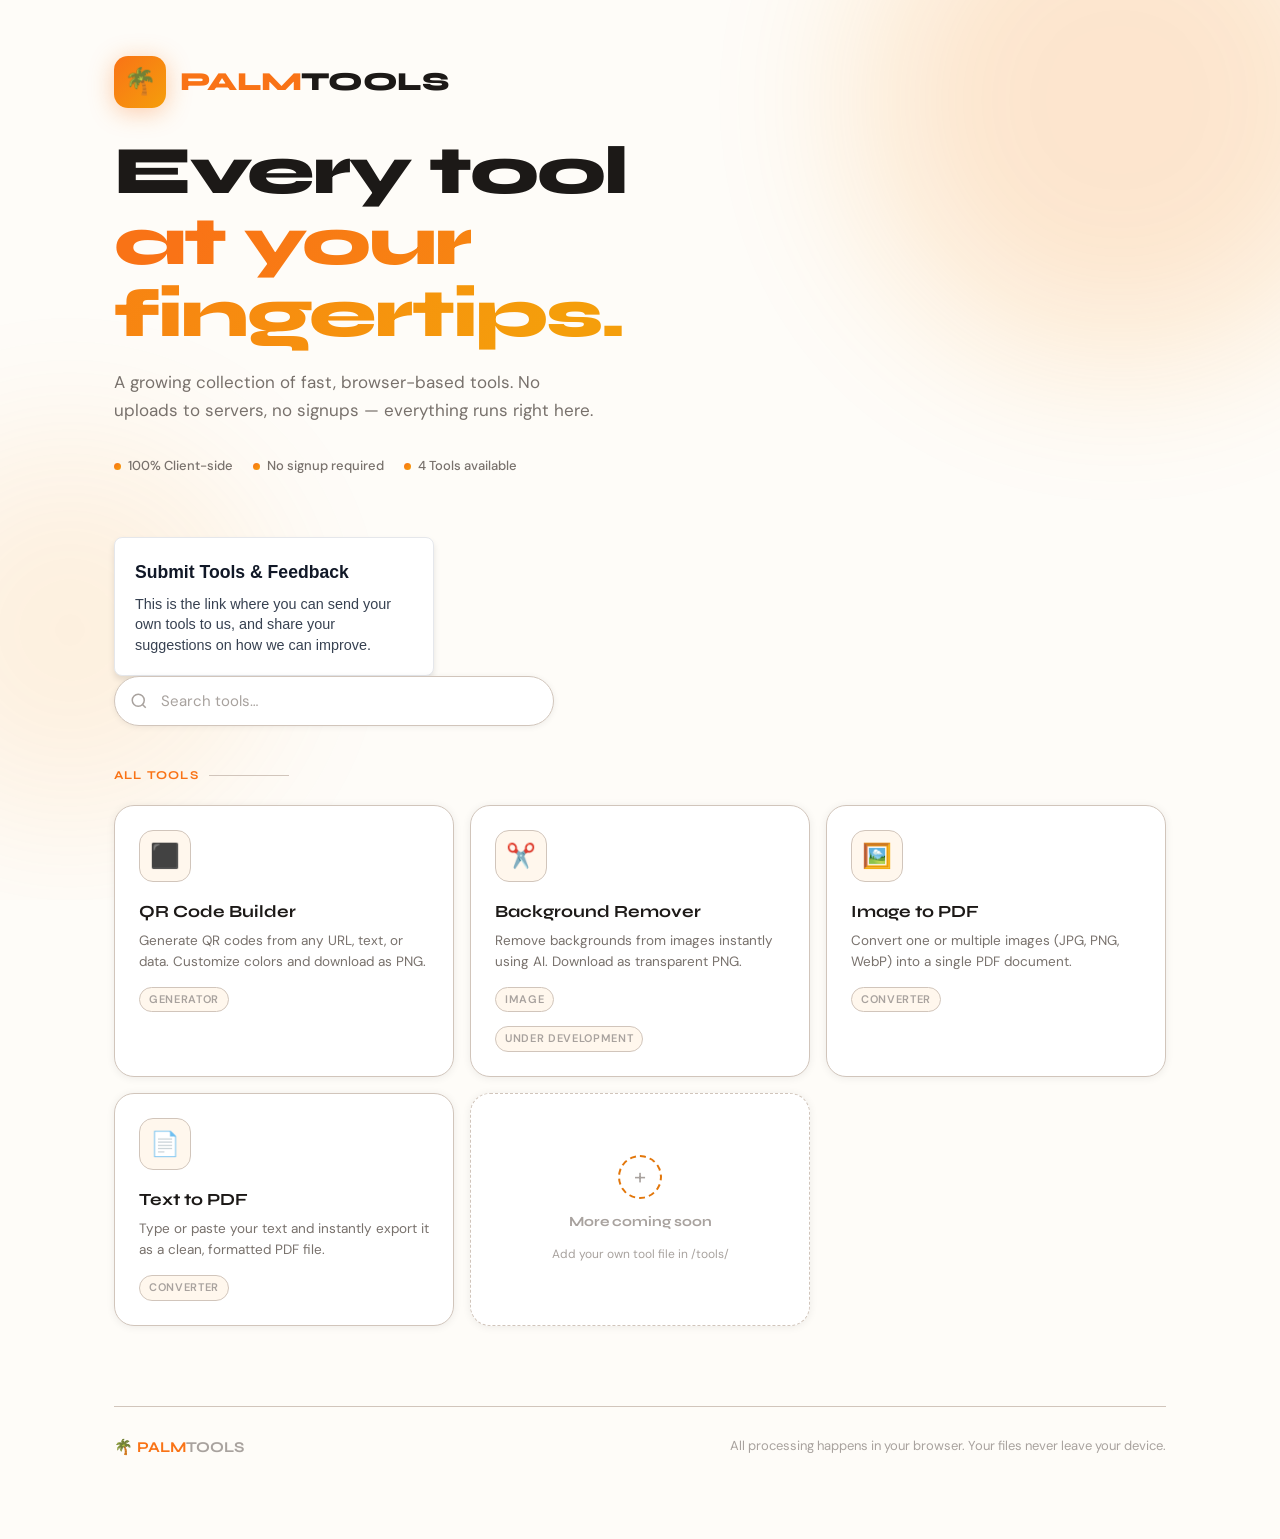
<file: index.html>
<!DOCTYPE html>
<html lang="en">
<head>
<script async src="https://pagead2.googlesyndication.com/pagead/js/adsbygoogle.js?client=ca-pub-4820367401584715"
     crossorigin="anonymous"></script>
  
  <meta charset="UTF-8" />
  <meta name="viewport" content="width=device-width, initial-scale=1.0" />
  <title>PALMTOOLS — Every tool you need</title>
  <link rel="stylesheet" href="shared.css" />
  <style>
    /* ===== HUB-SPECIFIC STYLES ===== */
    .hub-bg {
      position: fixed;
      inset: 0;
      pointer-events: none;
      overflow: hidden;
      z-index: 0;
    }
    .hub-bg-orb {
      position: absolute;
      border-radius: 50%;
      filter: blur(80px);
      opacity: 0.18;
    }
    .hub-bg-orb-1 {
      width: 520px; height: 520px;
      top: -160px; right: -100px;
      background: radial-gradient(circle, #F97316, #F59E0B);
    }
    .hub-bg-orb-2 {
      width: 380px; height: 380px;
      bottom: 80px; left: -120px;
      background: radial-gradient(circle, #F59E0B, #F97316);
      opacity: 0.1;
    }
    @media (prefers-color-scheme: dark) {
      .hub-bg-orb-1 { opacity: 0.12; }
      .hub-bg-orb-2 { opacity: 0.07; }
    }

    .hub-wrap {
      max-width: 1100px;
      margin: 0 auto;
      padding: 0 24px 80px;
      position: relative;
      z-index: 1;
    }

    /* ===== HEADER / HERO ===== */
    .hub-header {
      padding: 56px 0 60px;
      display: flex;
      flex-direction: column;
      align-items: flex-start;
    }
    .logo-row {
      display: flex;
      align-items: center;
      gap: 14px;
      margin-bottom: 28px;
    }
    .logo-icon {
      width: 52px; height: 52px;
      background: linear-gradient(135deg, var(--orange), var(--amber));
      border-radius: 14px;
      display: flex;
      align-items: center;
      justify-content: center;
      font-size: 26px;
      box-shadow: 0 4px 24px rgba(249,115,22,0.35);
      flex-shrink: 0;
    }
    .logo-text {
      font-family: 'Syne', sans-serif;
      font-size: 26px;
      font-weight: 800;
      color: var(--text);
      letter-spacing: -0.02em;
    }
    .logo-text .palm { color: var(--orange); }

    .hero-headline {
      font-family: 'Syne', sans-serif;
      font-size: clamp(38px, 7vw, 68px);
      font-weight: 800;
      color: var(--text);
      line-height: 1.05;
      letter-spacing: -0.03em;
      margin-bottom: 18px;
      max-width: 700px;
    }
    .hero-headline .line2 {
      background: linear-gradient(120deg, var(--orange) 10%, var(--amber) 90%);
      -webkit-background-clip: text;
      -webkit-text-fill-color: transparent;
      background-clip: text;
    }
    .hero-sub {
      font-size: 17px;
      color: var(--text-muted);
      max-width: 480px;
      line-height: 1.65;
      margin-bottom: 32px;
    }
    .hero-meta {
      display: flex;
      align-items: center;
      gap: 20px;
      flex-wrap: wrap;
    }
    .meta-pill {
      display: flex;
      align-items: center;
      gap: 7px;
      font-size: 13px;
      font-weight: 500;
      color: var(--text-muted);
    }
    .meta-pill-dot {
      width: 7px; height: 7px;
      background: linear-gradient(135deg, var(--orange), var(--amber));
      border-radius: 50%;
    }

    /* ===== SEARCH ===== */
    .search-wrap {
      margin-bottom: 40px;
      position: relative;
      max-width: 440px;
    }
    .search-icon {
      position: absolute;
      left: 16px;
      top: 50%;
      transform: translateY(-50%);
      color: var(--text-faint);
      pointer-events: none;
    }
    .search-input {
      width: 100%;
      padding: 14px 16px 14px 46px;
      background: var(--surface);
      border: 1.5px solid var(--border-subtle);
      border-radius: 50px;
      font-family: 'DM Sans', sans-serif;
      font-size: 15px;
      color: var(--text);
      outline: none;
      transition: border-color 0.2s, box-shadow 0.2s;
      box-shadow: 0 1px 6px rgba(0,0,0,0.07);
    }
    .search-input:focus {
      border-color: var(--orange);
      box-shadow: 0 0 0 3px var(--orange-glow);
    }
    .search-input::placeholder { color: var(--text-faint); }

    /* ===== SECTION ===== */
    .section-label {
      font-family: 'Syne', sans-serif;
      font-size: 12px;
      font-weight: 700;
      letter-spacing: 0.1em;
      text-transform: uppercase;
      color: var(--orange);
      margin-bottom: 20px;
      display: flex;
      align-items: center;
      gap: 10px;
    }
    .section-label::after {
      content: '';
      flex: 1;
      height: 1px;
      background: var(--border-subtle);
      max-width: 80px;
    }

    /* ===== TOOLS GRID ===== */
    .tools-grid {
      display: grid;
      grid-template-columns: repeat(auto-fill, minmax(260px, 1fr));
      gap: 16px;
    }
    .tool-card {
      background: var(--surface);
      border: 1.5px solid var(--border-subtle);
      border-radius: 20px;
      padding: 24px;
      cursor: pointer;
      text-decoration: none;
      color: inherit;
      display: flex;
      flex-direction: column;
      gap: 0;
      transition: all 0.25s cubic-bezier(0.23, 1, 0.32, 1);
      box-shadow: 0 1px 8px rgba(0,0,0,0.07);
      position: relative;
      overflow: hidden;
    }
    .tool-card::before {
      content: '';
      position: absolute;
      inset: 0;
      background: linear-gradient(135deg, var(--orange-glow), var(--amber-glow));
      opacity: 0;
      transition: opacity 0.25s;
    }
    .tool-card:hover {
      border-color: var(--orange);
      transform: translateY(-4px);
      box-shadow: var(--shadow-hover);
    }
    .tool-card:hover::before { opacity: 1; }
    .tool-card:active { transform: translateY(-1px); }

    .tool-card-icon {
      width: 52px; height: 52px;
      border-radius: 14px;
      background: var(--bg-2);
      border: 1.5px solid var(--border-subtle);
      display: flex;
      align-items: center;
      justify-content: center;
      font-size: 24px;
      margin-bottom: 16px;
      position: relative;
      transition: all 0.25s;
    }    .tool-card:hover .tool-card-icon {
      background: linear-gradient(135deg, var(--orange), var(--amber));
      border-color: transparent;
      box-shadow: 0 4px 16px rgba(249,115,22,0.35);
    }
    .tool-card-name {
      font-family: 'Syne', sans-serif;
      font-size: 17px;
      font-weight: 700;
      color: var(--text);
      margin-bottom: 6px;
      position: relative;
    }
    .tool-card-desc {
      font-size: 13.5px;
      color: var(--text-muted);
      line-height: 1.55;
      position: relative;
    }
    .tool-card-arrow {
      position: absolute;
      top: 24px; right: 22px;
      color: var(--text-faint);
      opacity: 0;
      transform: translate(-4px, 4px);
      transition: all 0.25s;
    }
    .tool-card:hover .tool-card-arrow {
      opacity: 1;
      transform: translate(0, 0);
      color: var(--orange);
    }
    .tool-card-tag {
      display: inline-flex;
      align-items: center;
      padding: 3px 9px;
      background: var(--bg-2);
      border-radius: 50px;
      font-size: 11px;
      font-weight: 600;
      color: var(--text-faint);
      text-transform: uppercase;
      letter-spacing: 0.06em;
      margin-top: 14px;
      width: fit-content;
      border: 1px solid var(--border-subtle);
      position: relative;
      transition: all 0.25s;
    }
    .tool-card:hover .tool-card-tag {
      background: var(--orange-glow);
      color: var(--orange);
      border-color: rgba(249,115,22,0.25);
    }

    /* Placeholder card (add more) */
    .tool-card-placeholder {
      border-style: dashed;
      cursor: default;
      display: flex;
      flex-direction: column;
      align-items: center;
      justify-content: center;
      text-align: center;
      min-height: 180px;
      gap: 12px;
    }
    .tool-card-placeholder:hover {
      transform: none;
      border-color: var(--border);
      box-shadow: var(--shadow);
    }
    .tool-card-placeholder::before { display: none; }
    .placeholder-plus {
      width: 44px; height: 44px;
      border-radius: 50%;
      border: 2px dashed var(--border);
      display: flex;
      align-items: center;
      justify-content: center;
      font-size: 22px;
      color: var(--text-faint);
    }
    .placeholder-text {
      font-family: 'Syne', sans-serif;
      font-size: 14px;
      font-weight: 700;
      color: var(--text-faint);
    }
    .placeholder-sub {
      font-size: 12px;
      color: var(--text-faint);
    }

    /* ===== FOOTER ===== */
    .hub-footer {
      margin-top: 80px;
      padding-top: 28px;
      border-top: 1px solid var(--border-subtle);
      display: flex;
      align-items: center;
      justify-content: space-between;
      flex-wrap: wrap;
      gap: 12px;
    }
    .footer-brand {
      font-family: 'Syne', sans-serif;
      font-size: 15px;
      font-weight: 700;
      color: var(--text-faint);
    }
    .footer-brand .accent { color: var(--orange); }
    .footer-note {
      font-size: 13px;
      color: var(--text-faint);
    }

    /* ===== HIDDEN (search filter) ===== */
    .tool-card.hidden { display: none; }

    /* ===== RESPONSIVE ===== */
    @media (max-width: 600px) {
      .hub-header { padding: 36px 0 40px; }
      .hero-headline { font-size: 36px; }
      .tools-grid { grid-template-columns: 1fr 1fr; }
    }
    @media (max-width: 380px) {
      .tools-grid { grid-template-columns: 1fr; }
    }
       
  .tool-submission-box {
    display: block;
    width: 320px;
    padding: 20px;
    background-color: #ffffff;
    border: 1px solid #e5e7eb;
    border-radius: 8px;
    box-shadow: 0 4px 6px rgba(0, 0, 0, 0.1);
    font-family: sans-serif;
    text-decoration: none;
    color: #374151;
    transition: transform 0.2s ease, box-shadow 0.2s ease;
  }
  
  .tool-submission-box:hover {
    transform: translateY(-3px);
    box-shadow: 0 8px 15px rgba(0, 0, 0, 0.15);
    border-color: #d1d5db;
  }

  .tool-submission-box strong {
    display: block;
    font-size: 1.1rem;
    color: #111827;
    margin-bottom: 8px;
  }

  .tool-submission-box p {
    margin: 0;
    font-size: 0.9rem;
    line-height: 1.4;
  }
</style>



</head>
<body>
     

  <div class="hub-bg">
    <div class="hub-bg-orb hub-bg-orb-1"></div>
    <div class="hub-bg-orb hub-bg-orb-2"></div>
  </div>

  <div class="hub-wrap">
    <!-- Header -->
    <header class="hub-header">
      <div class="logo-row">
        <div class="logo-icon">🌴</div>
        <div class="logo-text"><span class="palm">PALM</span>TOOLS</div>
      </div>

      <h1 class="hero-headline">
        Every tool<br/>
        <span class="line2">at your fingertips.</span>
      </h1>

      <p class="hero-sub">
        A growing collection of fast, browser-based tools. No uploads to servers, no signups — everything runs right here.
      </p>

      <div class="hero-meta">
        <div class="meta-pill">
          <div class="meta-pill-dot"></div>
          100% Client-side
        </div>
        <div class="meta-pill">
          <div class="meta-pill-dot"></div>
          No signup required
        </div>
        <div class="meta-pill">
          <div class="meta-pill-dot"></div>
          4 Tools available
        </div>
      </div>
    </header>

       <a href="msg-us.html" class="tool-submission-box">
  <strong>Submit Tools & Feedback</strong>
  <p>This is the link where you can send your own tools to us, and share your suggestions on how we can improve.</p>
       </a>

    <!-- Search -->
    <div class="search-wrap">
      <svg class="search-icon" xmlns="http://www.w3.org/2000/svg" width="18" height="18" fill="none" viewBox="0 0 24 24" stroke="currentColor" stroke-width="2">
        <circle cx="11" cy="11" r="8"/><path d="m21 21-4.35-4.35"/>
      </svg>
      <input class="search-input" type="search" id="searchInput" placeholder="Search tools…" oninput="filterTools(this.value)" />
    </div>

    <!-- Tools -->
    <div class="section-label">All Tools</div>
    <div class="tools-grid" id="toolsGrid">

      <a class="tool-card" href="tools/qr-builder.html" data-name="qr code builder generator qr" data-tag="generator">
        <svg class="tool-card-arrow" xmlns="http://www.w3.org/2000/svg" width="18" height="18" fill="none" viewBox="0 0 24 24" stroke="currentColor" stroke-width="2.5"><path d="M7 17 17 7M7 7h10v10"/></svg>
        <div class="tool-card-icon">⬛</div>
        <div class="tool-card-name">QR Code Builder</div>
        <div class="tool-card-desc">Generate QR codes from any URL, text, or data. Customize colors and download as PNG.</div>
        <div class="tool-card-tag">Generator</div>
      </a>

      <a class="tool-card"  data-name="background remover remove bg image" data-tag="image">
        <svg class="tool-card-arrow" xmlns="http://www.w3.org/2000/svg" width="18" height="18" fill="none" viewBox="0 0 24 24" stroke="currentColor" stroke-width="2.5"><path d="M7 17 17 7M7 7h10v10"/></svg>
        <div class="tool-card-icon">✂️</div>
        <div class="tool-card-name">Background Remover</div>
        <div class="tool-card-desc">Remove backgrounds from images instantly using AI. Download as transparent PNG.</div>
        <div class="tool-card-tag">Image</div>
        <div class="tool-card-tag">UNDER DEVELOPMENT</div>
      </a>

      <a class="tool-card" href="tools/image-to-pdf.html" data-name="image to pdf convert jpg png" data-tag="converter">
        <svg class="tool-card-arrow" xmlns="http://www.w3.org/2000/svg" width="18" height="18" fill="none" viewBox="0 0 24 24" stroke="currentColor" stroke-width="2.5"><path d="M7 17 17 7M7 7h10v10"/></svg>
        <div class="tool-card-icon">🖼️</div>
        <div class="tool-card-name">Image to PDF</div>
        <div class="tool-card-desc">Convert one or multiple images (JPG, PNG, WebP) into a single PDF document.</div>
        <div class="tool-card-tag">Converter</div>
      </a>

      <a class="tool-card" href="tools/text-to-pdf.html" data-name="text to pdf convert write document" data-tag="converter">
        <svg class="tool-card-arrow" xmlns="http://www.w3.org/2000/svg" width="18" height="18" fill="none" viewBox="0 0 24 24" stroke="currentColor" stroke-width="2.5"><path d="M7 17 17 7M7 7h10v10"/></svg>
        <div class="tool-card-icon">📄</div>
        <div class="tool-card-name">Text to PDF</div>
        <div class="tool-card-desc">Type or paste your text and instantly export it as a clean, formatted PDF file.</div>
        <div class="tool-card-tag">Converter</div>
      </a>

      <!-- Placeholder for future tools -->
      <div class="tool-card tool-card-placeholder">
        <div class="placeholder-plus">+</div>
        <div class="placeholder-text">More coming soon</div>
        <div class="placeholder-sub">Add your own tool file in /tools/</div>
      </div>

    </div>

    <!-- Footer -->
    <footer class="hub-footer">
      <div class="footer-brand">🌴 <span class="accent">PALM</span>TOOLS</div>
      <div class="footer-note">All processing happens in your browser. Your files never leave your device.</div>
    </footer>
  </div>

  <script>
    function filterTools(query) {
      const q = query.toLowerCase().trim();
      document.querySelectorAll('.tool-card:not(.tool-card-placeholder)').forEach(card => {
        const name = card.dataset.name || '';
        const tag = card.dataset.tag || '';
        const visible = !q || name.includes(q) || tag.includes(q);
        card.classList.toggle('hidden', !visible);
      });
    }
  </script>
</body>
</html>
</file>
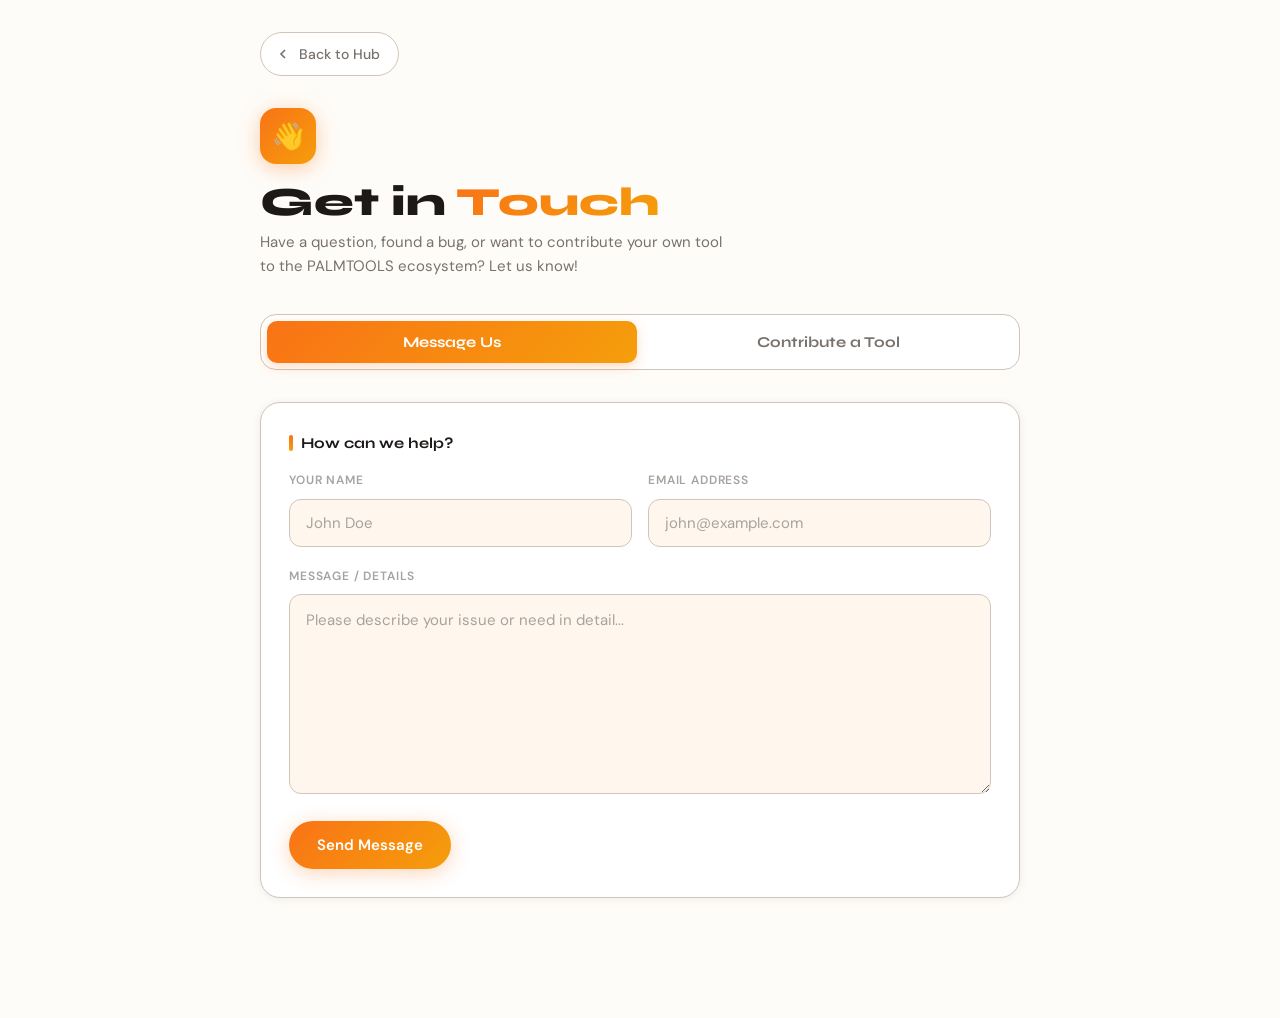
<file: msg-us.html>
<!DOCTYPE html>
<html lang="en">
<head>
  <meta charset="UTF-8"/>
  <meta name="viewport" content="width=device-width, initial-scale=1.0"/>
  <title>Contact & Contribute — PALMTOOLS</title>
  <link rel="stylesheet" href="shared.css"/>
  <style>
    .tab-nav { display: flex; background: var(--surface); border: 1.5px solid var(--border-subtle); border-radius: 16px; padding: 6px; margin-bottom: 32px; gap: 6px; }
    .tab-btn { flex: 1; padding: 12px; text-align: center; border-radius: 10px; border: none; background: transparent; font-family: 'Syne', sans-serif; font-weight: 700; font-size: 15px; color: var(--text-muted); cursor: pointer; transition: all 0.2s; }
    .tab-btn:hover { color: var(--text); background: var(--bg-2); }
    .tab-btn.active { background: linear-gradient(135deg, var(--orange), var(--amber)); color: white; box-shadow: 0 4px 12px rgba(249,115,22,0.25); }
    .tab-panel { display: none; animation: fadeIn 0.4s ease; }
    .tab-panel.active { display: block; }
    .info-box { padding: 16px; background: var(--orange-glow); border: 1px solid var(--orange); border-radius: 12px; margin-bottom: 20px; font-size: 13.5px; color: var(--text); display: flex; gap: 12px; align-items: flex-start; }
  </style>
</head>
<body>
  <div class="tool-page">
    <nav class="tool-nav">
      <a class="back-btn" href="index.html">
        <svg xmlns="http://www.w3.org/2000/svg" fill="none" viewBox="0 0 24 24" stroke="currentColor" stroke-width="2.5"><path d="m15 18-6-6 6-6"/></svg>
        Back to Hub
      </a>
    </nav>

    <header class="tool-header">
      <div class="tool-icon-badge" id="headerIcon">👋</div>
      <h1 class="tool-title" id="headerTitle">Get in <span class="accent">Touch</span></h1>
      <p class="tool-subtitle" id="headerSub">Have a question, found a bug, or want to contribute your own tool to the PALMTOOLS ecosystem? Let us know!</p>
    </header>

    <div class="tab-nav">
      <button class="tab-btn active" onclick="switchTab('message')">Message Us</button>
      <button class="tab-btn" onclick="switchTab('contribute')">Contribute a Tool</button>
    </div>

    <div id="tab-message" class="tab-panel active">
      <form class="card" id="formMessage" onsubmit="submitToGoogle(event, 'message')">
        <div class="card-title">How can we help?</div>
        <div class="row">
          <div class="col field">
            <label class="label">Your Name</label>
            <input type="text" name="entry.871431966" class="input" required placeholder="John Doe" />
          </div>
          <div class="col field">
            <label class="label">Email Address</label>
            <input type="email" name="entry.1500791018" class="input" required placeholder="john@example.com" />
          </div>
        </div>
        <div class="field">
          <label class="label">Message / Details</label>
          <textarea name="entry.534581126" class="input" rows="5" required placeholder="Please describe your issue or need in detail..."></textarea>
        </div>
        <div id="statusMessage" style="display:none; margin-bottom: 20px;"></div>
        <div class="actions">
          <button type="submit" class="btn btn-primary" id="btnMessage">Send Message</button>
        </div>
      </form>
    </div>

    <div id="tab-contribute" class="tab-panel">
      <form class="card" id="formContribute" onsubmit="submitToGoogle(event, 'contribute')">
        <div class="card-title">Share your creation</div>
        
        <div class="info-box">
          <span style="font-size: 20px;">🎥</span>
          <div>
            <strong>Video Submission Process:</strong> Submitting this form will send us your tool's details and automatically open your email app so you can attach your screen recording to send to <strong>palmtools@gmail.com</strong>.
          </div>
        </div>

        <div class="row">
          <div class="col field">
            <label class="label">Developer Name</label>
            <input type="text" name="entry.616366916" id="devName" class="input" required placeholder="Your Name or Alias" />
          </div>
          <div class="col field">
            <label class="label">Contact Email</label>
            <input type="email" name="entry.177149305" class="input" required placeholder="For follow-up questions" />
          </div>
        </div>
        
        <div class="row">
          <div class="col field">
            <label class="label">Tool Name</label>
            <input type="text" name="entry.1466807385" id="toolName" class="input" required placeholder="e.g., SVG Optimizer" />
          </div>
          <div class="col field">
            <label class="label">GitHub / Source Code Link</label>
            <input type="url" name="entry.869785376" class="input" required placeholder="https://github.com/..." />
          </div>
        </div>

        <div class="field">
          <label class="label">Tool Description</label>
          <textarea name="entry.166807492" class="input" rows="3" required placeholder="What does this tool do?"></textarea>
        </div>

        <div class="row">
          <div class="col field">
            <label class="label">Licensing / Terms</label>
            <select id="licenseDropdown" class="input" required>
              <option value="" disabled selected>Select an option...</option>
              <option value="Open Source (Free)">Open Source (Free)</option>
              <option value="Paid (One-time)">Paid (One-time purchase)</option>
              <option value="Paid (Subscription)">Paid (Subscription)</option>
              <option value="Negotiable">Negotiable</option>
            </select>
          </div>
          <div class="col field">
            <label class="label">Expected Acquisition Price</label>
            <input type="text" id="priceInput" class="input" placeholder="e.g., $500, Free" required />
          </div>
        </div>
        
        <input type="hidden" name="entry.1126043427" id="combinedCostInput" />

        <div class="field" style="margin-bottom: 24px;">
          <label class="label">Developer Agreement</label>
          <label style="display: flex; align-items: flex-start; gap: 10px; font-size: 14px; color: var(--text); cursor: pointer; line-height: 1.5;">
            <input type="checkbox" name="entry.1032273786" value="yes" required style="margin-top: 3px; accent-color: var(--orange); width: 16px; height: 16px; flex-shrink: 0;" />
            <span>I agree to the <a href="privacy.html" target="_blank" style="color: var(--orange); text-decoration: underline; font-weight: 600;">Privacy Policy</a>. I understand that if acquired, my tool will be integrated into PALMTOOLS and provided entirely free of charge to all users.</span>
          </label>
        </div>

        <div id="statusContribute" style="display:none; margin-bottom: 20px;"></div>
        <div class="actions">
          <button type="submit" class="btn btn-primary" id="btnContribute">Submit Tool & Email Video</button>
        </div>
      </form>
    </div>
  </div>

  <script>
    function switchTab(tabId) {
      document.querySelectorAll('.tab-btn').forEach(btn => btn.classList.remove('active'));
      event.target.classList.add('active');
      document.querySelectorAll('.tab-panel').forEach(panel => panel.classList.remove('active'));
      document.getElementById('tab-' + tabId).classList.add('active');

      const icon = document.getElementById('headerIcon');
      const title = document.getElementById('headerTitle');
      const sub = document.getElementById('headerSub');

      if (tabId === 'message') {
        icon.textContent = '👋';
        title.innerHTML = 'Get in <span class="accent">Touch</span>';
        sub.textContent = 'Have a question, found a bug, or want to contribute your own tool? Let us know!';
      } else {
        icon.textContent = '🚀';
        title.innerHTML = 'Contribute a <span class="accent">Tool</span>';
        sub.textContent = 'Built something cool? Submit your 100% client-side tool to be featured on PALMTOOLS.';
      }
    }

    function submitToGoogle(e, type) {
      e.preventDefault();
      
      const form = e.target;
      const btn = type === 'message' ? document.getElementById('btnMessage') : document.getElementById('btnContribute');
      const status = type === 'message' ? document.getElementById('statusMessage') : document.getElementById('statusContribute');
      const originalText = btn.innerHTML;

      // Assign the correct Google Form URL based on which form is being submitted
      const googleFormURL = type === 'message' 
        ? 'https://docs.google.com/forms/u/0/d/1yXR-o6DOGTheY31AWNuiOI35N7JdltYadzVchvJQi98/formResponse'
        : 'https://docs.google.com/forms/u/0/d/1RxYCT3-Zy2g9-txCO3e_jpcp6TG-tYVCplry3RkK2-k/formResponse';

      // Combine License and Price into one field for the Contribute Form
      if (type === 'contribute') {
        const license = document.getElementById('licenseDropdown').value;
        const price = document.getElementById('priceInput').value;
        document.getElementById('combinedCostInput').value = `License: ${license} | Price: ${price}`;
      }

      btn.disabled = true;
      btn.innerHTML = `<div class="spinner"></div> Processing...`;
      status.style.display = 'none';

      const formData = new FormData(form);

      fetch(googleFormURL, {
        method: 'POST',
        mode: 'no-cors',
        body: formData
      })
      .then(() => {
        btn.innerHTML = originalText;
        btn.disabled = false;
        status.style.display = 'flex';
        status.className = 'status success fade-in';
        
        if (type === 'message') {
          status.innerHTML = `<div class="status-dot"></div>Message sent successfully!`;
        } else {
          status.innerHTML = `<div class="status-dot"></div>Tool details sent! Opening your email to attach the video...`;
          
          const tName = document.getElementById('toolName').value;
          const dName = document.getElementById('devName').value;
          const subject = encodeURIComponent(`Tool Submission Video: ${tName} by ${dName}`);
          const body = encodeURIComponent(`Hi PALMTOOLS team,\n\nI just submitted the form for my tool "${tName}". \n\nPlease find my screen recording attached below!\n\nThanks,\n${dName}`);
          
          window.location.href = `mailto:palmtools@gmail.com?subject=${subject}&body=${body}`;
        }
        
        form.reset();
        setTimeout(() => { status.style.display = 'none'; }, 6000);
      })
      .catch((err) => {
        btn.innerHTML = originalText;
        btn.disabled = false;
        status.style.display = 'flex';
        status.className = 'status error fade-in';
        status.innerHTML = `<div class="status-dot"></div>Connection error. Please try again.`;
      });
    }
  </script>
</body>
</html>
</file>
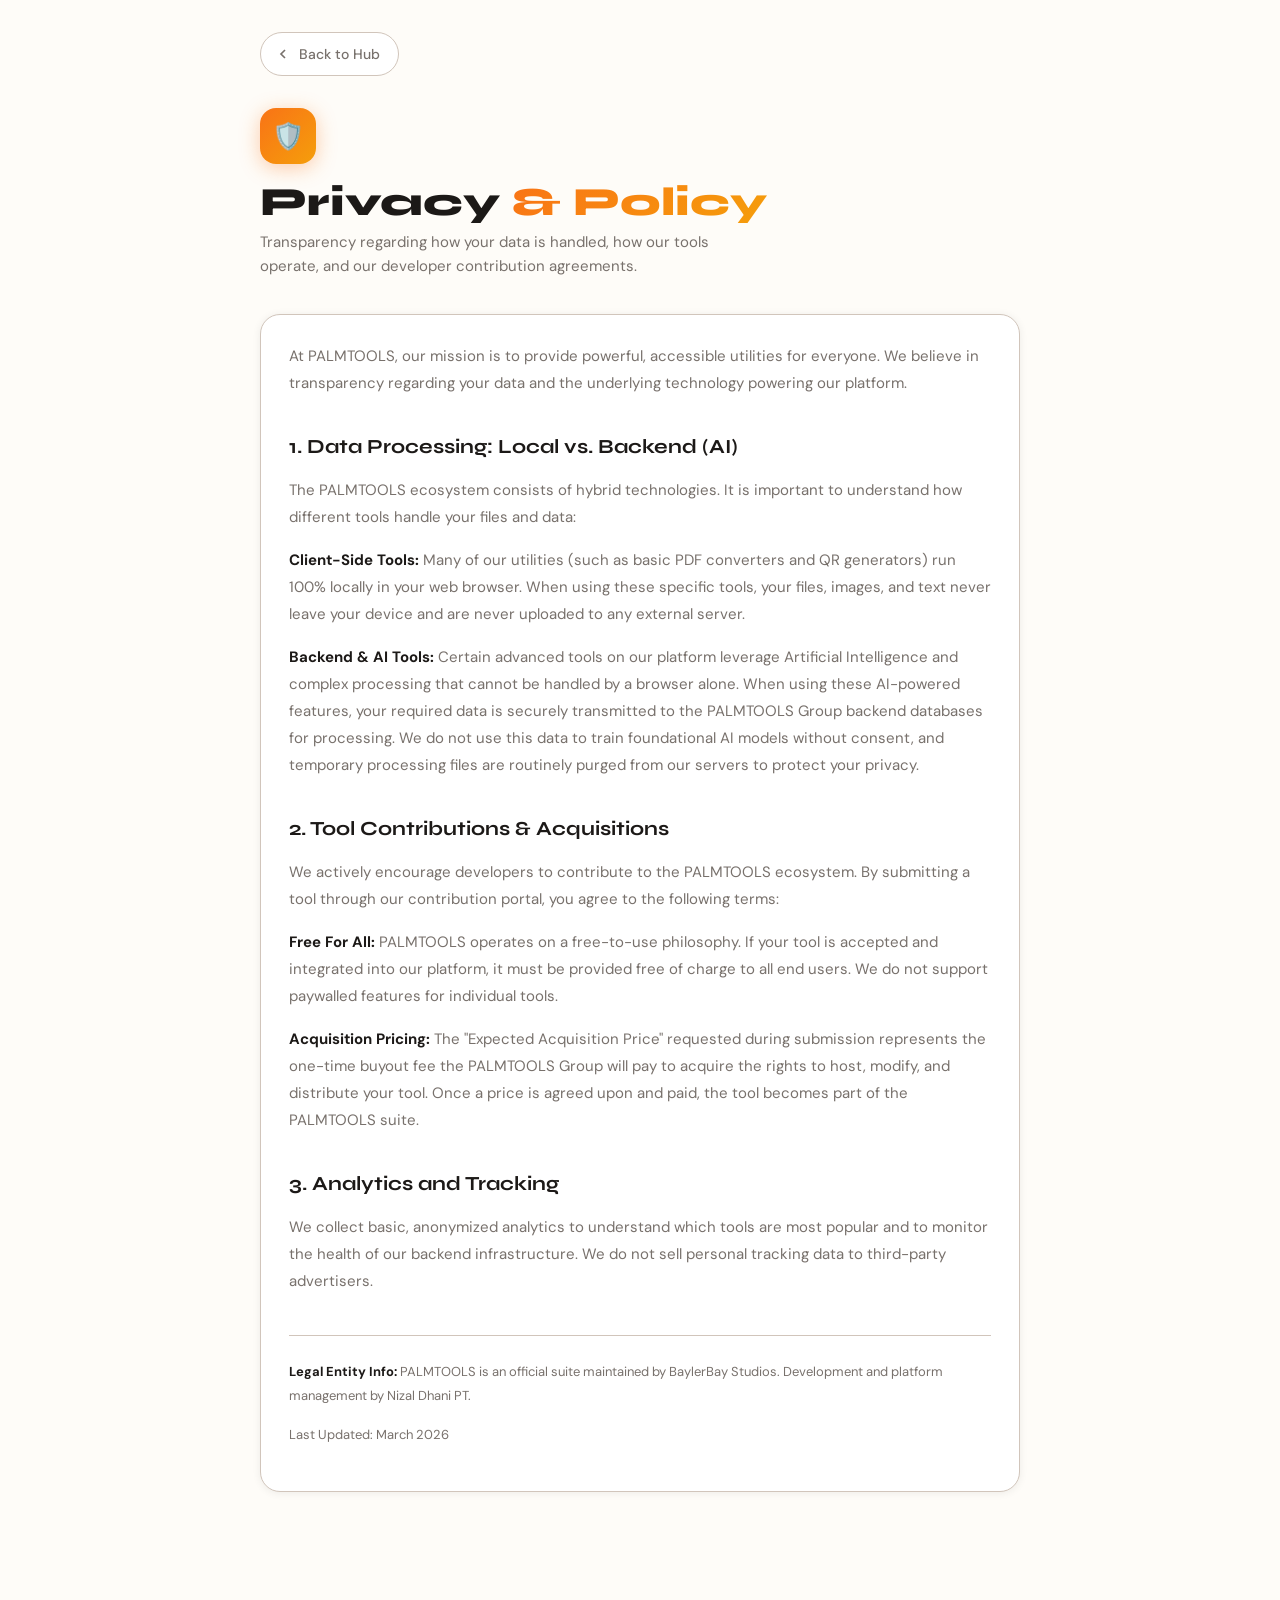
<file: privacy.html>
<!DOCTYPE html>
<html lang="en">
<head>
  <meta charset="UTF-8"/>
  <meta name="viewport" content="width=device-width, initial-scale=1.0"/>
  <title>Privacy Policy & Terms — PALMTOOLS</title>
  <link rel="stylesheet" href="shared.css"/>
  <style>
    .policy-content {
      font-size: 15px;
      line-height: 1.8;
      color: var(--text-muted);
    }
    .policy-content h2 {
      font-family: 'Syne', sans-serif;
      font-size: 20px;
      font-weight: 700;
      color: var(--text);
      margin: 32px 0 12px;
    }
    .policy-content p {
      margin-bottom: 16px;
    }
    .policy-content strong {
      color: var(--text);
    }
    .legal-footer {
      margin-top: 40px;
      padding-top: 24px;
      border-top: 1px solid var(--border-subtle);
      font-size: 13px;
    }
  </style>
</head>
<body>
  <div class="tool-page">
    <nav class="tool-nav">
      <a class="back-btn" href="index.html">
        <svg xmlns="http://www.w3.org/2000/svg" fill="none" viewBox="0 0 24 24" stroke="currentColor" stroke-width="2.5"><path d="m15 18-6-6 6-6"/></svg>
        Back to Hub
      </a>
    </nav>

    <header class="tool-header">
      <div class="tool-icon-badge">🛡️</div>
      <h1 class="tool-title">Privacy <span class="accent">&amp; Policy</span></h1>
      <p class="tool-subtitle">Transparency regarding how your data is handled, how our tools operate, and our developer contribution agreements.</p>
    </header>

    <div class="card">
      <div class="policy-content">
        <p>At PALMTOOLS, our mission is to provide powerful, accessible utilities for everyone. We believe in transparency regarding your data and the underlying technology powering our platform.</p>

        <h2>1. Data Processing: Local vs. Backend (AI)</h2>
        <p>The PALMTOOLS ecosystem consists of hybrid technologies. It is important to understand how different tools handle your files and data:</p>
        <p><strong>Client-Side Tools:</strong> Many of our utilities (such as basic PDF converters and QR generators) run 100% locally in your web browser. When using these specific tools, your files, images, and text never leave your device and are never uploaded to any external server.</p>
        <p><strong>Backend &amp; AI Tools:</strong> Certain advanced tools on our platform leverage Artificial Intelligence and complex processing that cannot be handled by a browser alone. When using these AI-powered features, your required data is securely transmitted to the PALMTOOLS Group backend databases for processing. We do not use this data to train foundational AI models without consent, and temporary processing files are routinely purged from our servers to protect your privacy.</p>

        <h2>2. Tool Contributions &amp; Acquisitions</h2>
        <p>We actively encourage developers to contribute to the PALMTOOLS ecosystem. By submitting a tool through our contribution portal, you agree to the following terms:</p>
        <p><strong>Free For All:</strong> PALMTOOLS operates on a free-to-use philosophy. If your tool is accepted and integrated into our platform, it must be provided free of charge to all end users. We do not support paywalled features for individual tools.</p>
        <p><strong>Acquisition Pricing:</strong> The "Expected Acquisition Price" requested during submission represents the one-time buyout fee the PALMTOOLS Group will pay to acquire the rights to host, modify, and distribute your tool. Once a price is agreed upon and paid, the tool becomes part of the PALMTOOLS suite.</p>

        <h2>3. Analytics and Tracking</h2>
        <p>We collect basic, anonymized analytics to understand which tools are most popular and to monitor the health of our backend infrastructure. We do not sell personal tracking data to third-party advertisers.</p>

        <div class="legal-footer">
          <p><strong>Legal Entity Info:</strong> PALMTOOLS is an official suite maintained by BaylerBay Studios. Development and platform management by Nizal Dhani PT.</p>
          <p>Last Updated: March 2026</p>
        </div>
      </div>
    </div>
  </div>
</body>
</html>
</file>
<file: shared.css>
@import url('https://fonts.googleapis.com/css2?family=Syne:wght@400;600;700;800&family=DM+Sans:ital,opsz,wght@0,9..40,300;0,9..40,400;0,9..40,500;0,9..40,600;1,9..40,400&display=swap');

/* ============ CSS VARIABLES ============ */
:root {
  --orange: #F97316;
  --amber: #F59E0B;
  --orange-dark: #EA580C;
  --orange-glow: rgba(249, 115, 22, 0.12);
  --amber-glow: rgba(245, 158, 11, 0.1);

  /* Light */
  --bg: #FEFCF8;
  --bg-2: #FFF7ED;
  --surface: #FFFFFF;
  --surface-2: #FFF7ED;
  --border: #E2760A;
  --border-subtle: #D1C5BB;
  --text: #1C1917;
  --text-muted: #78716C;
  --text-faint: #A8A29E;
  --shadow: 0 2px 16px rgba(249,115,22,0.08);
  --shadow-hover: 0 8px 40px rgba(249,115,22,0.22);
  --logo-shadow: drop-shadow(0 0 20px rgba(249,115,22,0.4));
}

@media (prefers-color-scheme: dark) {
  :root {
    --bg: #0C0A09;
    --bg-2: #111110;
    --surface: #1C1917;
    --surface-2: #292524;
    --border: #78716C;
    --border-subtle: #44403C;
    --text: #FAFAF9;
    --text-muted: #A8A29E;
    --text-faint: #78716C;
    --shadow: 0 2px 16px rgba(0,0,0,0.5);
    --shadow-hover: 0 8px 40px rgba(249,115,22,0.25);
    --logo-shadow: drop-shadow(0 0 30px rgba(249,115,22,0.5));
  }
}

/* ============ RESET ============ */
*, *::before, *::after { box-sizing: border-box; margin: 0; padding: 0; }
html { scroll-behavior: smooth; }
body {
  font-family: 'DM Sans', sans-serif;
  background: var(--bg);
  color: var(--text);
  min-height: 100vh;
  line-height: 1.6;
  -webkit-font-smoothing: antialiased;
}

/* ============ BACK BUTTON ============ */
.back-btn {
  display: inline-flex;
  align-items: center;
  gap: 8px;
  padding: 10px 18px 10px 14px;
  background: var(--surface);
  border: 1.5px solid var(--border-subtle);
  border-radius: 50px;
  color: var(--text-muted);
  font-family: 'DM Sans', sans-serif;
  font-size: 14px;
  font-weight: 500;
  text-decoration: none;
  cursor: pointer;
  transition: all 0.22s ease;
  width: fit-content;
}
.back-btn:hover {
  border-color: var(--orange);
  color: var(--orange);
  background: var(--orange-glow);
  transform: translateX(-2px);
}
.back-btn svg { width: 16px; height: 16px; flex-shrink: 0; }

/* ============ TOOL PAGE LAYOUT ============ */
.tool-page {
  max-width: 800px;
  margin: 0 auto;
  padding: 32px 20px 100px;
}
.tool-nav { margin-bottom: 32px; }
.tool-header { margin-bottom: 36px; }
.tool-icon-badge {
  display: inline-flex;
  align-items: center;
  justify-content: center;
  width: 56px;
  height: 56px;
  border-radius: 16px;
  background: linear-gradient(135deg, var(--orange), var(--amber));
  font-size: 26px;
  margin-bottom: 16px;
  box-shadow: 0 4px 20px rgba(249,115,22,0.35);
}
.tool-title {
  font-family: 'Syne', sans-serif;
  font-size: clamp(26px, 5vw, 40px);
  font-weight: 800;
  color: var(--text);
  margin-bottom: 6px;
  line-height: 1.1;
}
.tool-title .accent {
  background: linear-gradient(135deg, var(--orange), var(--amber));
  -webkit-background-clip: text;
  -webkit-text-fill-color: transparent;
  background-clip: text;
}
.tool-subtitle {
  font-size: 15px;
  color: var(--text-muted);
  max-width: 480px;
}

/* ============ CARDS ============ */
.card {
  background: var(--surface);
  border: 1.5px solid var(--border-subtle);
  border-radius: 20px;
  padding: 28px;
  margin-bottom: 20px;
  box-shadow: 0 1px 8px rgba(0,0,0,0.07);
  transition: box-shadow 0.2s;
}
.card-title {
  font-family: 'Syne', sans-serif;
  font-size: 15px;
  font-weight: 700;
  color: var(--text);
  margin-bottom: 16px;
  display: flex;
  align-items: center;
  gap: 8px;
}
.card-title::before {
  content: '';
  display: block;
  width: 4px;
  height: 16px;
  background: linear-gradient(180deg, var(--orange), var(--amber));
  border-radius: 2px;
}

/* ============ DROP ZONE ============ */
.drop-zone {
  border: 2px dashed var(--border-subtle);
  border-radius: 16px;
  padding: 52px 24px;
  text-align: center;
  cursor: pointer;
  transition: all 0.22s ease;
  background: var(--bg-2);
  position: relative;
  overflow: hidden;
}
.drop-zone::before {
  content: '';
  position: absolute;
  inset: 0;
  background: linear-gradient(135deg, var(--orange-glow), var(--amber-glow));
  opacity: 0;
  transition: opacity 0.22s;
}
.drop-zone:hover::before, .drop-zone.drag-over::before { opacity: 1; }
.drop-zone:hover, .drop-zone.drag-over {
  border-color: var(--orange);
}
.drop-zone input[type="file"] {
  position: absolute;
  inset: 0;
  opacity: 0;
  cursor: pointer;
  width: 100%;
  height: 100%;
}
.drop-zone-icon { font-size: 40px; margin-bottom: 14px; position: relative; }
.drop-zone h3 {
  font-family: 'Syne', sans-serif;
  font-size: 16px;
  font-weight: 700;
  color: var(--text);
  margin-bottom: 6px;
  position: relative;
}
.drop-zone p {
  font-size: 13px;
  color: var(--text-faint);
  position: relative;
}
.drop-zone .browse-link {
  color: var(--orange);
  font-weight: 600;
}

/* ============ BUTTONS ============ */
.btn {
  display: inline-flex;
  align-items: center;
  justify-content: center;
  gap: 8px;
  padding: 14px 28px;
  border-radius: 50px;
  font-family: 'DM Sans', sans-serif;
  font-size: 15px;
  font-weight: 600;
  cursor: pointer;
  border: none;
  transition: all 0.22s ease;
  text-decoration: none;
  white-space: nowrap;
}
.btn-primary {
  background: linear-gradient(135deg, var(--orange), var(--amber));
  color: #fff;
  box-shadow: 0 4px 20px rgba(249,115,22,0.3);
}
.btn-primary:hover:not(:disabled) {
  transform: translateY(-2px);
  box-shadow: 0 8px 32px rgba(249,115,22,0.45);
}
.btn-primary:active:not(:disabled) { transform: translateY(0); }
.btn-primary:disabled {
  opacity: 0.45;
  cursor: not-allowed;
}
.btn-secondary {
  background: var(--surface-2);
  color: var(--text);
  border: 1.5px solid var(--border-subtle);
}
.btn-secondary:hover {
  border-color: var(--orange);
  color: var(--orange);
}
.btn-ghost {
  background: transparent;
  color: var(--text-muted);
  border: 1.5px solid var(--border-subtle);
}
.btn-ghost:hover {
  background: var(--surface-2);
  color: var(--text);
}
.btn-sm { padding: 10px 18px; font-size: 13px; }
.btn-full { width: 100%; }

/* ============ FORM ELEMENTS ============ */
.label {
  display: block;
  font-size: 12px;
  font-weight: 600;
  color: var(--text-faint);
  text-transform: uppercase;
  letter-spacing: 0.07em;
  margin-bottom: 8px;
}
.input, textarea.input, select.input {
  width: 100%;
  padding: 13px 16px;
  background: var(--bg-2);
  border: 1.5px solid var(--border-subtle);
  border-radius: 12px;
  font-family: 'DM Sans', sans-serif;
  font-size: 15px;
  color: var(--text);
  outline: none;
  transition: border-color 0.2s, box-shadow 0.2s;
}.input:focus, textarea.input:focus, select.input:focus {
  border-color: var(--orange);
  box-shadow: 0 0 0 3px var(--orange-glow);
}
.input::placeholder, textarea.input::placeholder { color: var(--text-faint); }
textarea.input { resize: vertical; min-height: 200px; line-height: 1.7; }
select.input {
  cursor: pointer;
  appearance: none;
  background-image: url("data:image/svg+xml,%3Csvg xmlns='http://www.w3.org/2000/svg' width='16' height='16' viewBox='0 0 24 24' fill='none' stroke='%23A8A29E' stroke-width='2.5'%3E%3Cpath d='m6 9 6 6 6-6'/%3E%3C/svg%3E");
  background-repeat: no-repeat;
  background-position: right 14px center;
  padding-right: 40px;
}
input[type="range"] {
  -webkit-appearance: none;
  width: 100%;
  height: 6px;
  background: var(--border-subtle);
  border-radius: 3px;
  outline: none;
  cursor: pointer;
}
input[type="range"]::-webkit-slider-thumb {
  -webkit-appearance: none;
  width: 22px;
  height: 22px;
  border-radius: 50%;
  background: linear-gradient(135deg, var(--orange), var(--amber));
  cursor: pointer;
  box-shadow: 0 2px 10px rgba(249,115,22,0.4);
}
input[type="color"] {
  -webkit-appearance: none;
  width: 46px;
  height: 46px;
  border-radius: 10px;
  border: 2px solid var(--border-subtle);
  padding: 3px;
  cursor: pointer;
  background: var(--surface);
}

/* ============ GRID / LAYOUT ============ */
.row { display: flex; gap: 16px; flex-wrap: wrap; }
.col { flex: 1; min-width: 140px; }
.field { margin-bottom: 20px; }
.actions {
  display: flex;
  gap: 12px;
  flex-wrap: wrap;
  align-items: center;
  margin-top: 8px;
}

/* ============ STATUS & FEEDBACK ============ */
.status {
  display: flex;
  align-items: center;
  gap: 10px;
  padding: 14px 18px;
  border-radius: 12px;
  font-size: 14px;
  font-weight: 500;
  margin-top: 16px;
  animation: fadeIn 0.3s ease;
}
.status-dot {
  width: 8px; height: 8px; border-radius: 50%; flex-shrink: 0;
}
.status.info { background: var(--orange-glow); color: var(--orange); }
.status.info .status-dot { background: var(--orange); }
.status.success { background: rgba(34,197,94,0.1); color: #16a34a; }
.status.success .status-dot { background: #16a34a; }
.status.error { background: rgba(239,68,68,0.1); color: #dc2626; }
.status.error .status-dot { background: #dc2626; }

/* ============ PROGRESS ============ */
.progress-wrap {
  width: 100%;
  height: 8px;
  background: var(--border-subtle);
  border-radius: 4px;
  overflow: hidden;
  margin: 8px 0;
}
.progress-bar {
  height: 100%;
  background: linear-gradient(90deg, var(--orange), var(--amber));
  border-radius: 4px;
  transition: width 0.4s ease;
  position: relative;
  overflow: hidden;
}
.progress-bar::after {
  content: '';
  position: absolute;
  inset: 0;
  background: linear-gradient(90deg, transparent, rgba(255,255,255,0.3), transparent);
  animation: shimmer 1.5s infinite;
}
@keyframes shimmer {
  0% { transform: translateX(-100%); }
  100% { transform: translateX(200%); }
}

/* ============ RESULT CANVAS / IMAGE ============ */
.result-canvas-wrap {
  border-radius: 16px;
  overflow: hidden;
  border: 1.5px solid var(--border-subtle);
  background: repeating-conic-gradient(var(--surface-2) 0% 25%, var(--bg) 0% 50%) 0 0 / 20px 20px;
}
.result-canvas-wrap img, .result-canvas-wrap canvas {
  width: 100%;
  display: block;
}

/* ============ CHECKERBOARD ============ */
.checker {
  background: repeating-conic-gradient(#ccc 0% 25%, #fff 0% 50%) 0 0 / 16px 16px;
}
@media (prefers-color-scheme: dark) {
  .checker {
    background: repeating-conic-gradient(#333 0% 25%, #1a1a1a 0% 50%) 0 0 / 16px 16px;
  }
}

/* ============ SPINNER ============ */
.spinner {
  width: 20px; height: 20px;
  border: 3px solid rgba(255,255,255,0.3);
  border-top-color: white;
  border-radius: 50%;
  animation: spin 0.8s linear infinite;
  flex-shrink: 0;
}
@keyframes spin { to { transform: rotate(360deg); } }

/* ============ ANIMATIONS ============ */
@keyframes fadeIn {
  from { opacity: 0; transform: translateY(6px); }
  to { opacity: 1; transform: translateY(0); }
}
.fade-in { animation: fadeIn 0.35s ease both; }

/* ============ DIVIDER ============ */
.divider {
  border: none;
  border-top: 1px solid var(--border-subtle);
  margin: 20px 0;
}

/* ============ TAG / BADGE ============ */
.badge {
  display: inline-flex;
  align-items: center;
  padding: 3px 10px;
  border-radius: 50px;
  font-size: 12px;
  font-weight: 600;
  background: var(--orange-glow);
  color: var(--orange);
  border: 1px solid rgba(249,115,22,0.2);
}

/* ============ IMAGE GRID (image-to-pdf) ============ */
.img-grid {
  display: grid;
  grid-template-columns: repeat(auto-fill, minmax(120px, 1fr));
  gap: 12px;
  margin-top: 16px;
}
.img-thumb {
  position: relative;
  border-radius: 10px;
  overflow: hidden;
  aspect-ratio: 1;
  border: 1.5px solid var(--border-subtle);
  background: var(--bg-2);
}
.img-thumb img {
  width: 100%; height: 100%;
  object-fit: cover;
}
.img-thumb .remove-img {
  position: absolute;
  top: 5px; right: 5px;
  width: 22px; height: 22px;
  background: rgba(0,0,0,0.6);
  border: none;
  border-radius: 50%;
  color: white;
  font-size: 13px;
  cursor: pointer;
  display: flex;
  align-items: center;
  justify-content: center;
  line-height: 1;
  transition: background 0.15s;
}
.img-thumb .remove-img:hover { background: #dc2626; }
.img-thumb .img-num {
  position: absolute;
  bottom: 5px; left: 5px;
  background: rgba(0,0,0,0.55);
  color: white;
  font-size: 11px;
  font-weight: 700;
  padding: 2px 7px;
  border-radius: 4px;
}

/* ============ QR preview ============ */
.qr-result-wrap {
  display: flex;
  flex-direction: column;
  align-items: center;
  gap: 20px;
  padding: 32px;
  background: var(--surface);
  border: 1.5px solid var(--border-subtle);
  border-radius: 20px;
  text-align: center;
}
#qr-canvas {
  border-radius: 12px;
  max-width: 240px;
  width: 100%;
}

/* ============ COLOR SWATCH ROW ============ */
.swatch-row {
  display: flex;
  gap: 10px;
  align-items: center;
  flex-wrap: wrap;
}
.swatch-item {
  display: flex;
  align-items: center;
  gap: 8px;
  font-size: 14px;
  color: var(--text-muted);
}

/* ============ RESPONSIVE ============ */
@media (max-width: 480px) {
  .card { padding: 20px; }
  .drop-zone { padding: 36px 16px; }
  .btn { padding: 12px 22px; font-size: 14px; }
  .actions { flex-direction: column; }
  .actions .btn { width: 100%; }
}
</file>
